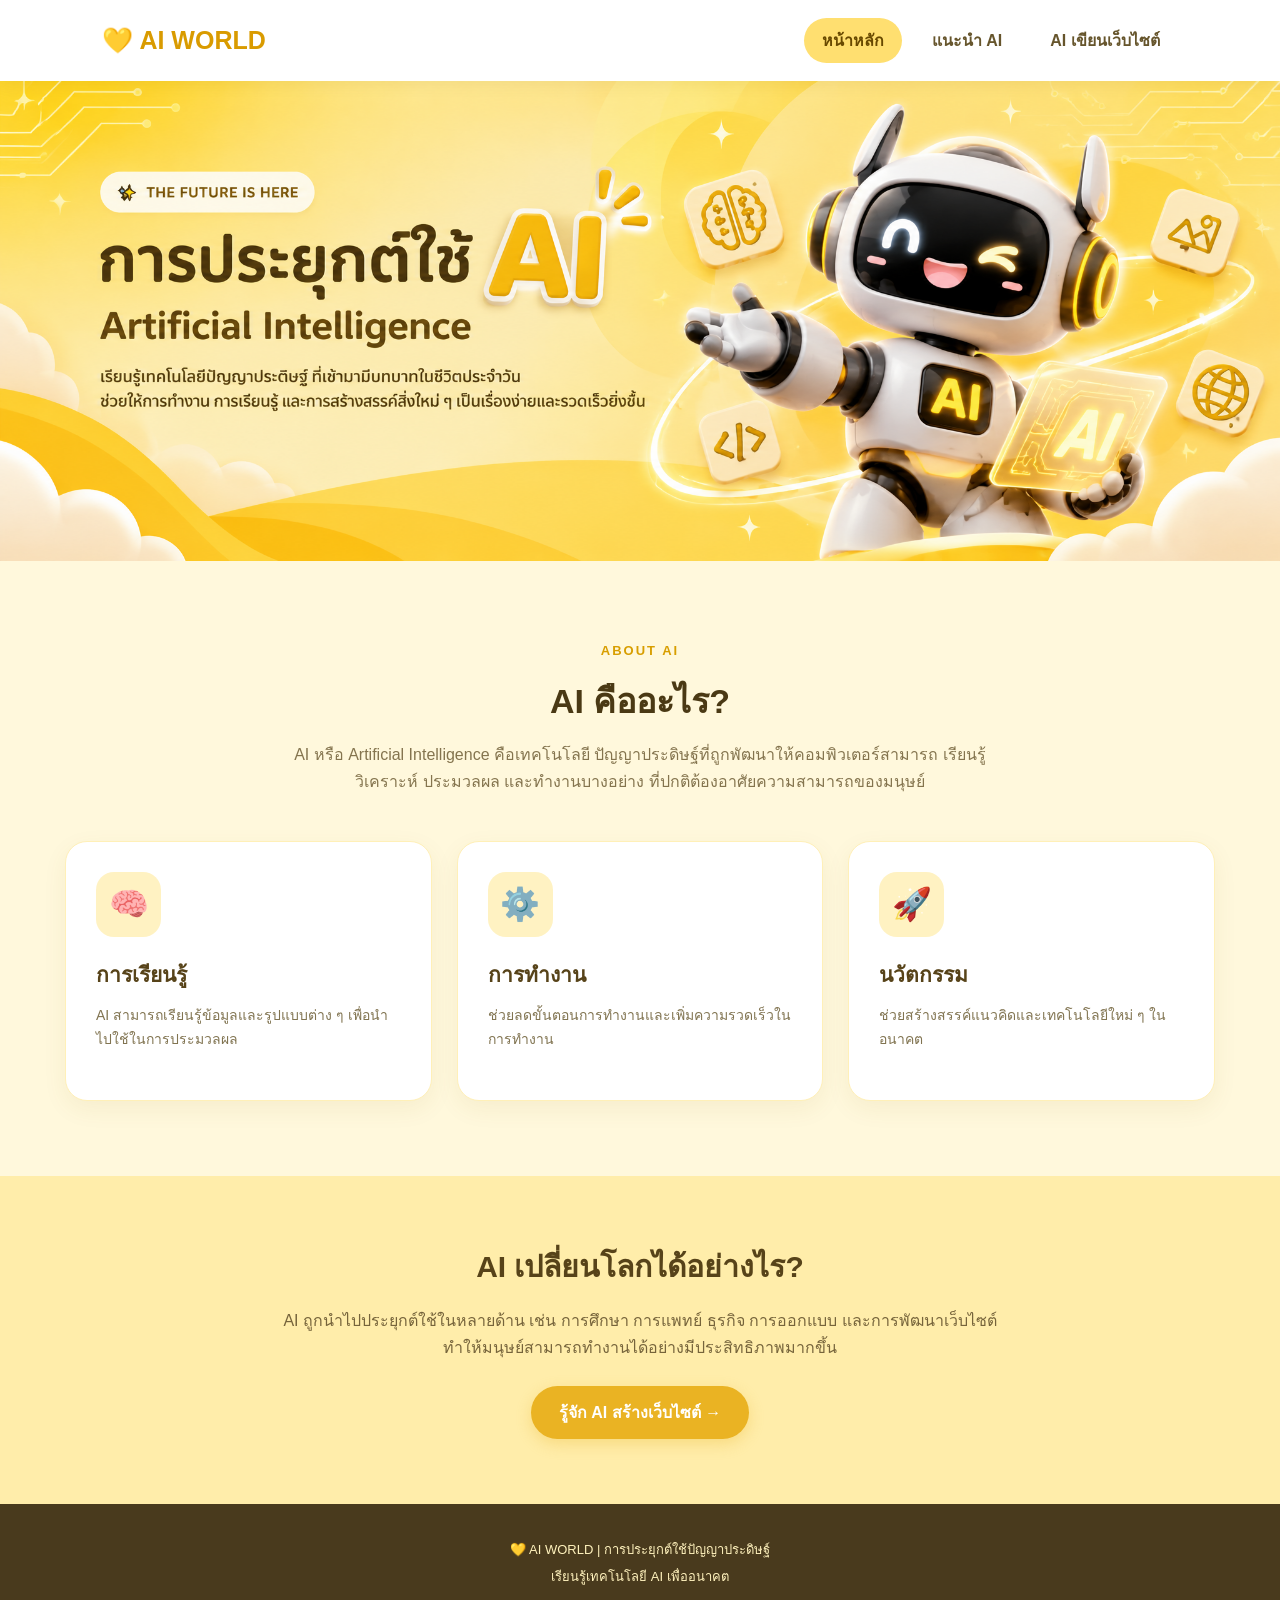
<file: index.html>
<!DOCTYPE html>
<html lang="th">
<head>
    <meta charset="UTF-8">
    <meta name="viewport" content="width=device-width, initial-scale=1.0">
    <title>การประยุกต์ใช้ AI | หน้าหลัก</title>
    <link rel="stylesheet" href="style.css">
</head>
<body>

<header class="navbar">
    <div class="logo">💛 AI WORLD</div>
    <nav>
        <a href="index.html" class="active">หน้าหลัก</a>
        <a href="recommend.html">แนะนำ AI</a>
        <a href="website-ai.html">AI เขียนเว็บไซต์</a>
    </nav>
</header>


<!-- AI HERO BANNER -->
<section class="hero-banner">
    <a href="recommend.html" class="banner-link">
        <img src="images/hero-ai.png"
             alt="การประยุกต์ใช้ AI"
             class="banner-image">
    </a>
</section>


<section class="container">
    <div class="section-title">
        <span>ABOUT AI</span>
        <h2>AI คืออะไร?</h2>
        <p>
            AI หรือ Artificial Intelligence คือเทคโนโลยี
            ปัญญาประดิษฐ์ที่ถูกพัฒนาให้คอมพิวเตอร์สามารถ
            เรียนรู้ วิเคราะห์ ประมวลผล และทำงานบางอย่าง
            ที่ปกติต้องอาศัยความสามารถของมนุษย์
        </p>
    </div>

    <div class="card-grid">
        <div class="info-card">
            <div class="icon">🧠</div>
            <h3>การเรียนรู้</h3>
            <p>AI สามารถเรียนรู้ข้อมูลและรูปแบบต่าง ๆ เพื่อนำไปใช้ในการประมวลผล</p>
        </div>

        <div class="info-card">
            <div class="icon">⚙️</div>
            <h3>การทำงาน</h3>
            <p>ช่วยลดขั้นตอนการทำงานและเพิ่มความรวดเร็วในการทำงาน</p>
        </div>

        <div class="info-card">
            <div class="icon">🚀</div>
            <h3>นวัตกรรม</h3>
            <p>ช่วยสร้างสรรค์แนวคิดและเทคโนโลยีใหม่ ๆ ในอนาคต</p>
        </div>
    </div>
</section>

<section class="highlight">
    <h2>AI เปลี่ยนโลกได้อย่างไร?</h2>
    <p>
        AI ถูกนำไปประยุกต์ใช้ในหลายด้าน เช่น การศึกษา
        การแพทย์ ธุรกิจ การออกแบบ และการพัฒนาเว็บไซต์
        ทำให้มนุษย์สามารถทำงานได้อย่างมีประสิทธิภาพมากขึ้น
    </p>
    <a href="website-ai.html" class="btn">รู้จัก AI สร้างเว็บไซต์ →</a>
</section>

<footer>
    <p>💛 AI WORLD | การประยุกต์ใช้ปัญญาประดิษฐ์</p>
    <p>เรียนรู้เทคโนโลยี AI เพื่ออนาคต</p>
</footer>

</body>
</html>
</file>
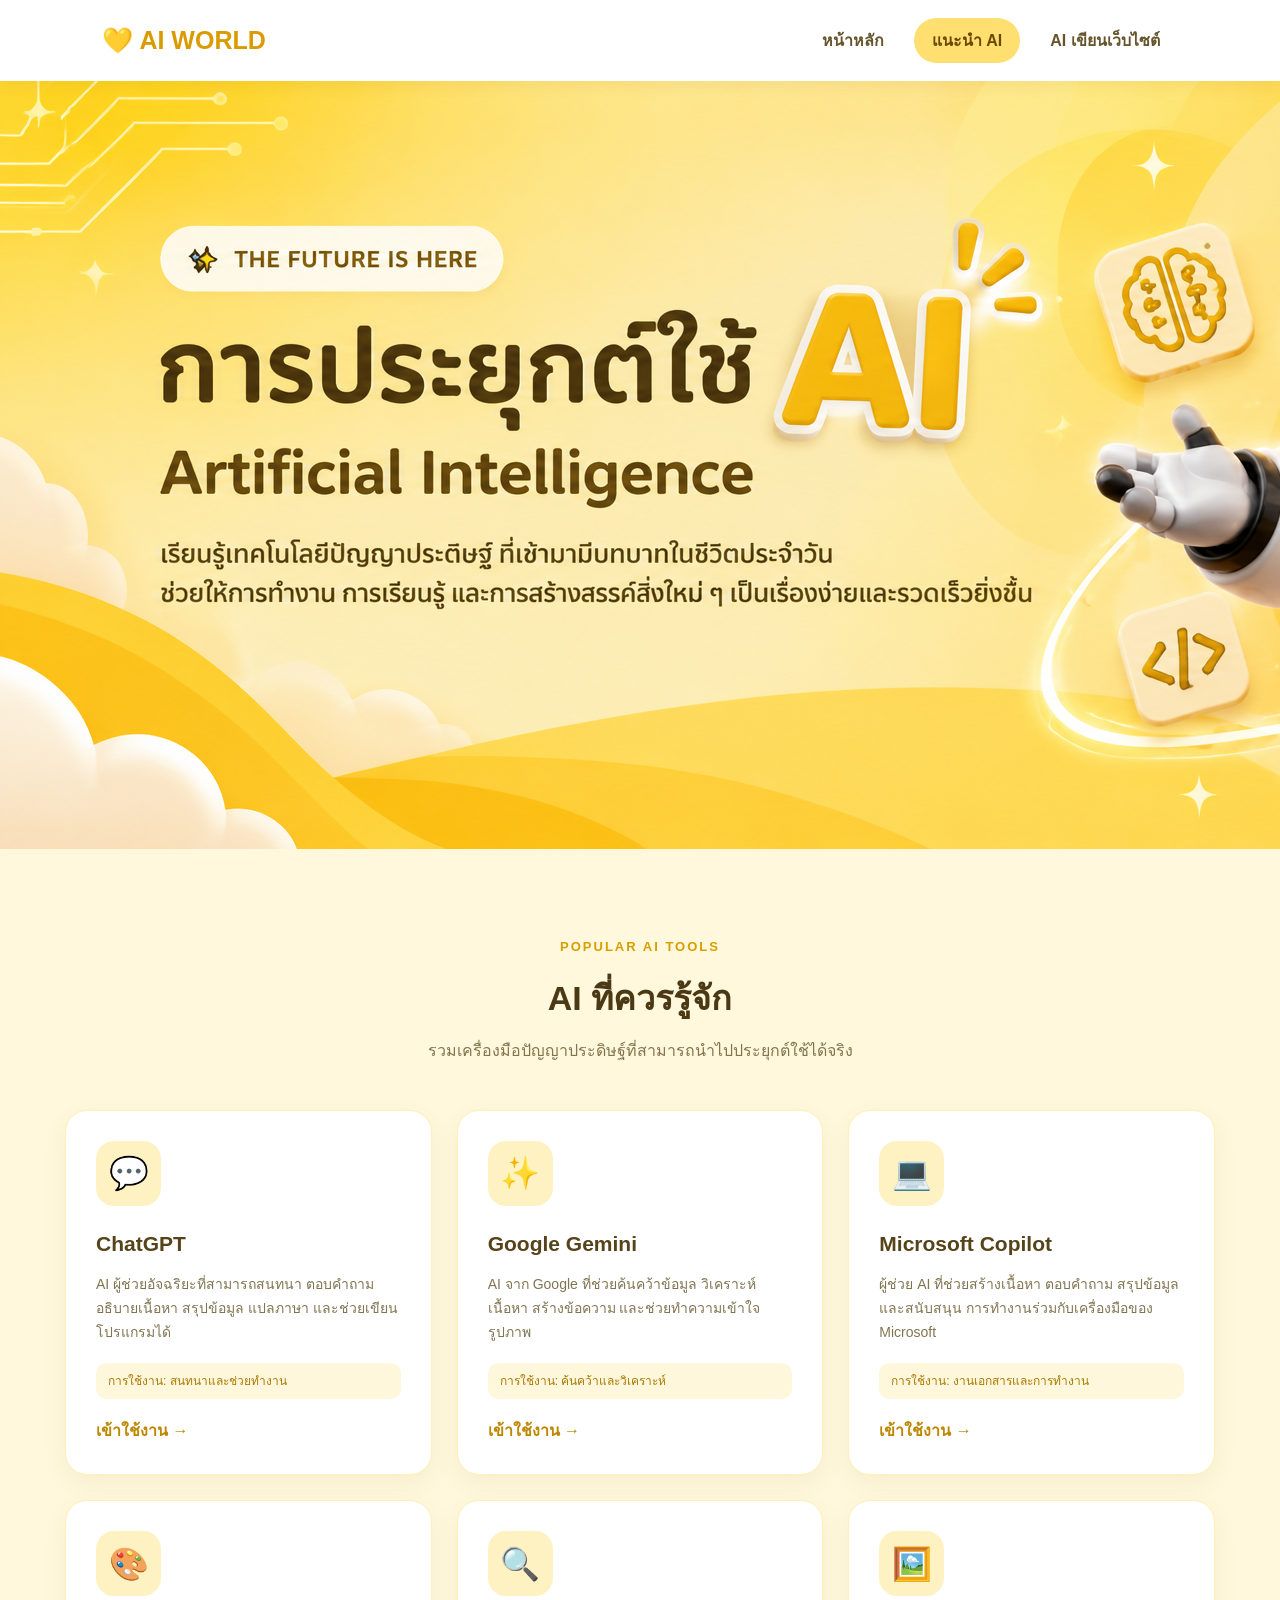
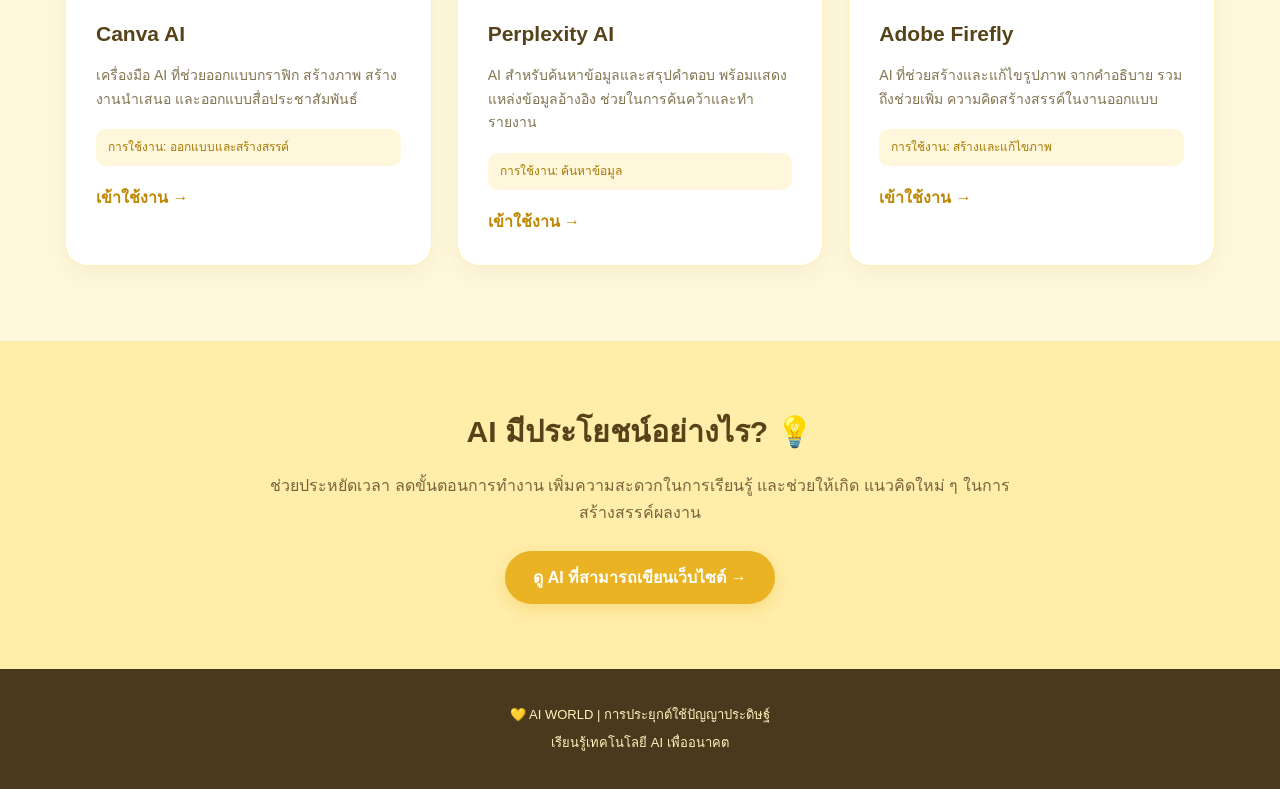
<file: recommend.html>
<!DOCTYPE html>
<html lang="th">
<head>
    <meta charset="UTF-8">
    <meta name="viewport" content="width=device-width, initial-scale=1.0">
    <title>แนะนำ AI | AI WORLD</title>
    <link rel="stylesheet" href="style.css">
</head>
<body>

<header class="navbar">
    <div class="logo">💛 AI WORLD</div>
    <nav>
        <a href="index.html">หน้าหลัก</a>
        <a href="recommend.html" class="active">แนะนำ AI</a>
        <a href="website-ai.html">AI เขียนเว็บไซต์</a>
    </nav>
</header>
<section class="main-banner">
    <img src="images/hero-ai.png"
         alt="การประยุกต์ใช้ AI">
</section>
<section class="container">
    <div class="section-title">
        <span>POPULAR AI TOOLS</span>
        <h2>AI ที่ควรรู้จัก</h2>
        <p>รวมเครื่องมือปัญญาประดิษฐ์ที่สามารถนำไปประยุกต์ใช้ได้จริง</p>
    </div>

    <div class="card-grid">

        <div class="ai-card">
            <div class="icon">💬</div>
            <h3>ChatGPT</h3>
            <p>
                AI ผู้ช่วยอัจฉริยะที่สามารถสนทนา ตอบคำถาม
                อธิบายเนื้อหา สรุปข้อมูล แปลภาษา
                และช่วยเขียนโปรแกรมได้
            </p>
            <div class="ai-label">การใช้งาน: สนทนาและช่วยทำงาน</div>
            <a href="https://chatgpt.com/" target="_blank" class="card-link">เข้าใช้งาน →</a>
        </div>

        <div class="ai-card">
            <div class="icon">✨</div>
            <h3>Google Gemini</h3>
            <p>
                AI จาก Google ที่ช่วยค้นคว้าข้อมูล
                วิเคราะห์เนื้อหา สร้างข้อความ
                และช่วยทำความเข้าใจรูปภาพ
            </p>
            <div class="ai-label">การใช้งาน: ค้นคว้าและวิเคราะห์</div>
            <a href="https://gemini.google.com/" target="_blank" class="card-link">เข้าใช้งาน →</a>
        </div>

        <div class="ai-card">
            <div class="icon">💻</div>
            <h3>Microsoft Copilot</h3>
            <p>
                ผู้ช่วย AI ที่ช่วยสร้างเนื้อหา
                ตอบคำถาม สรุปข้อมูล และสนับสนุน
                การทำงานร่วมกับเครื่องมือของ Microsoft
            </p>
            <div class="ai-label">การใช้งาน: งานเอกสารและการทำงาน</div>
            <a href="https://copilot.microsoft.com/" target="_blank" class="card-link">เข้าใช้งาน →</a>
        </div>

        <div class="ai-card">
            <div class="icon">🎨</div>
            <h3>Canva AI</h3>
            <p>
                เครื่องมือ AI ที่ช่วยออกแบบกราฟิก
                สร้างภาพ สร้างงานนำเสนอ
                และออกแบบสื่อประชาสัมพันธ์
            </p>
            <div class="ai-label">การใช้งาน: ออกแบบและสร้างสรรค์</div>
            <a href="https://www.canva.com/" target="_blank" class="card-link">เข้าใช้งาน →</a>
        </div>

        <div class="ai-card">
            <div class="icon">🔍</div>
            <h3>Perplexity AI</h3>
            <p>
                AI สำหรับค้นหาข้อมูลและสรุปคำตอบ
                พร้อมแสดงแหล่งข้อมูลอ้างอิง
                ช่วยในการค้นคว้าและทำรายงาน
            </p>
            <div class="ai-label">การใช้งาน: ค้นหาข้อมูล</div>
            <a href="https://www.perplexity.ai/" target="_blank" class="card-link">เข้าใช้งาน →</a>
        </div>

        <div class="ai-card">
            <div class="icon">🖼️</div>
            <h3>Adobe Firefly</h3>
            <p>
                AI ที่ช่วยสร้างและแก้ไขรูปภาพ
                จากคำอธิบาย รวมถึงช่วยเพิ่ม
                ความคิดสร้างสรรค์ในงานออกแบบ
            </p>
            <div class="ai-label">การใช้งาน: สร้างและแก้ไขภาพ</div>
            <a href="https://firefly.adobe.com/" target="_blank" class="card-link">เข้าใช้งาน →</a>
        </div>

    </div>
</section>

<section class="highlight">
    <h2>AI มีประโยชน์อย่างไร? 💡</h2>
    <p>
        ช่วยประหยัดเวลา ลดขั้นตอนการทำงาน
        เพิ่มความสะดวกในการเรียนรู้ และช่วยให้เกิด
        แนวคิดใหม่ ๆ ในการสร้างสรรค์ผลงาน
    </p>
    <a href="website-ai.html" class="btn">ดู AI ที่สามารถเขียนเว็บไซต์ →</a>
</section>

<footer>
    <p>💛 AI WORLD | การประยุกต์ใช้ปัญญาประดิษฐ์</p>
    <p>เรียนรู้เทคโนโลยี AI เพื่ออนาคต</p>
</footer>

</body>
</html>
</file>
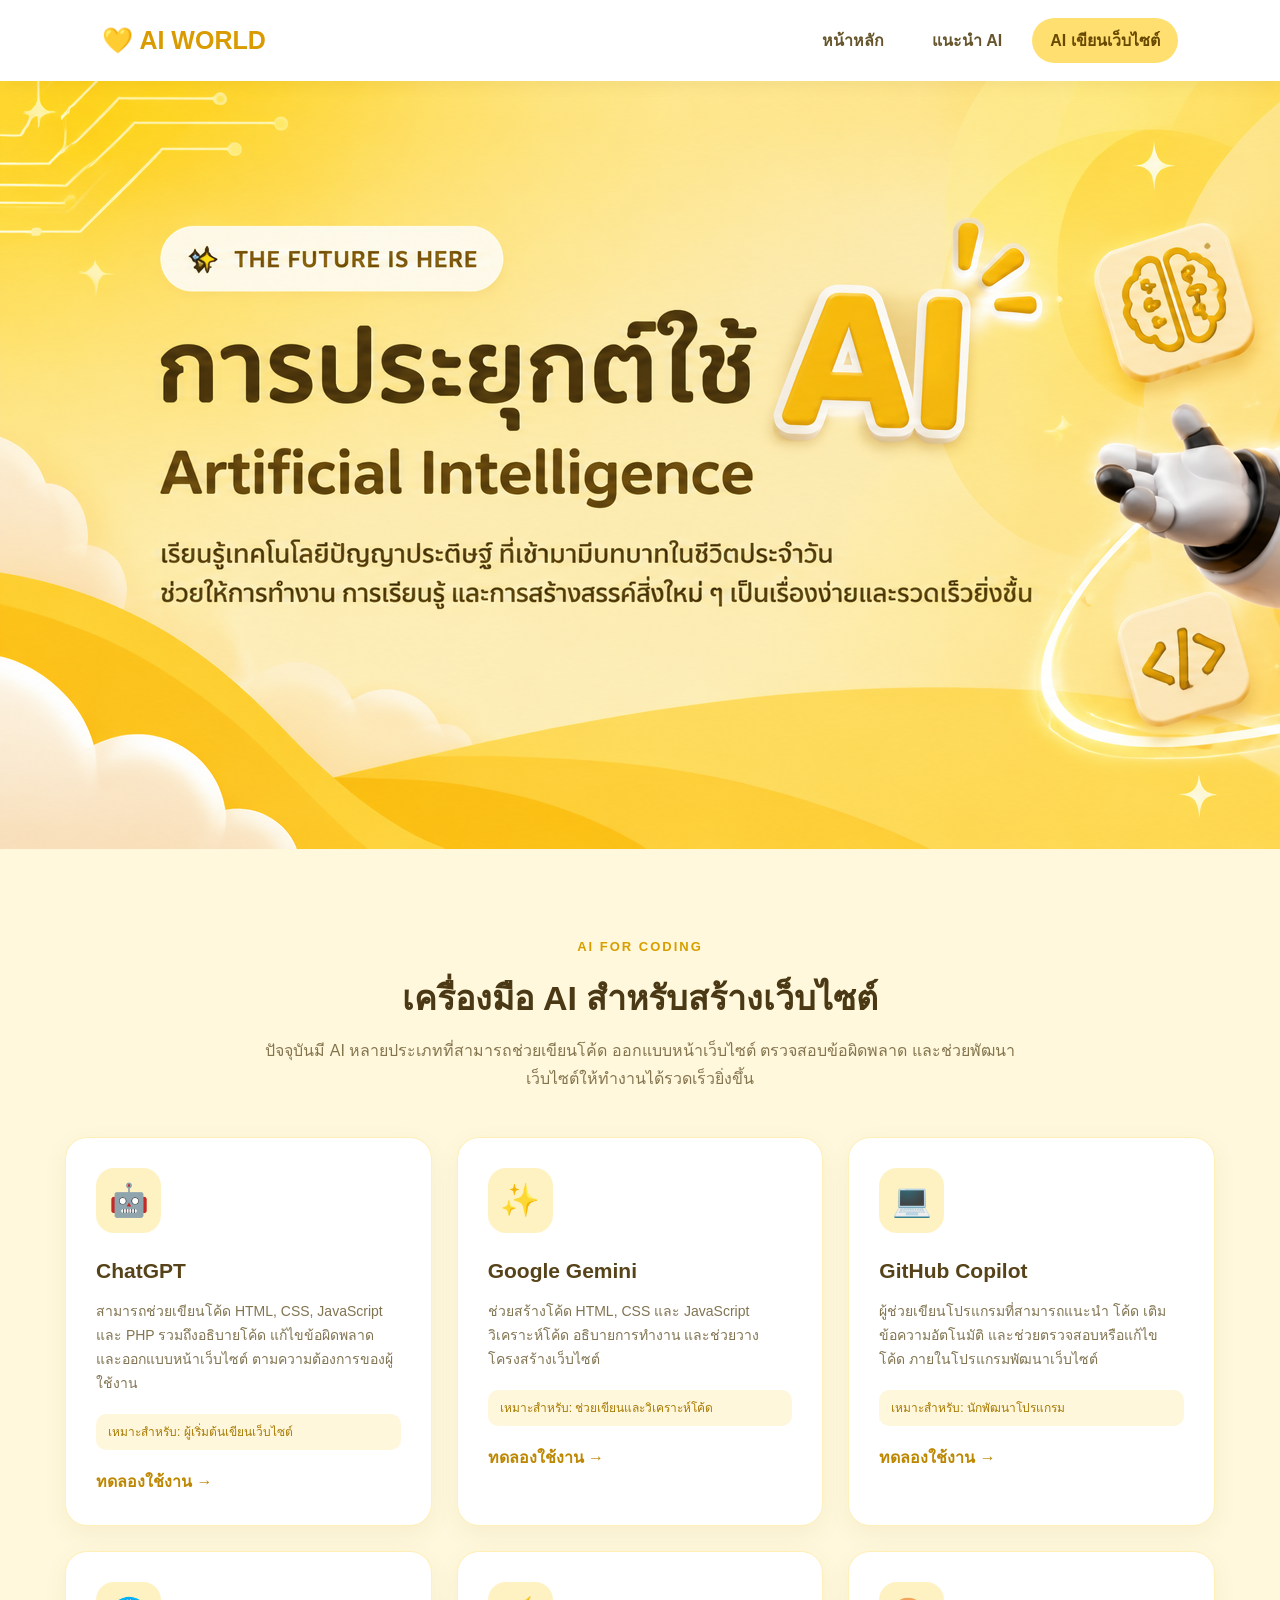
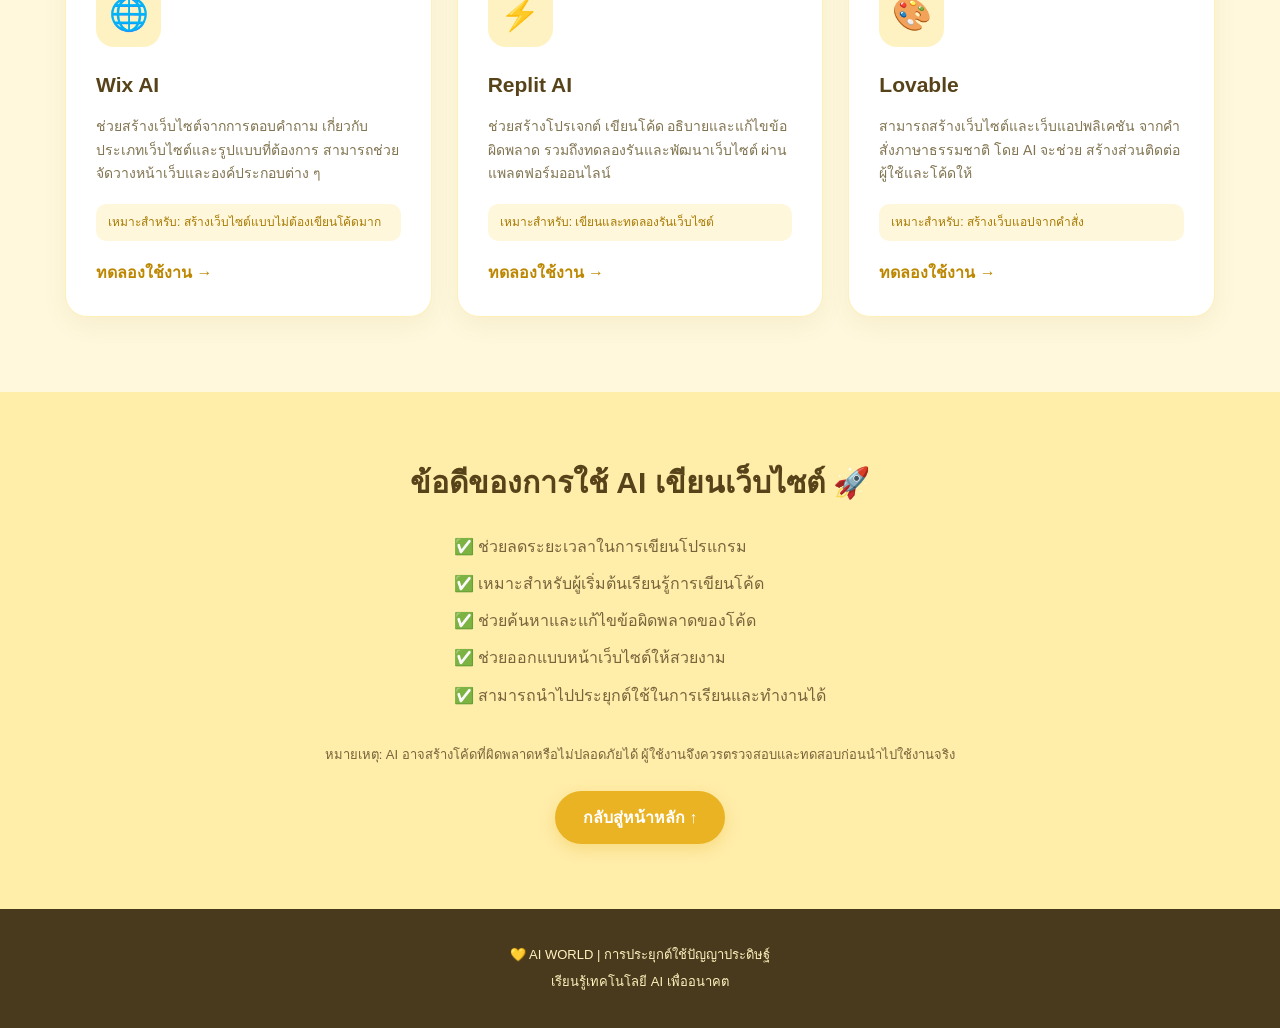
<file: website-ai.html>
<!DOCTYPE html>
<html lang="th">
<head>
    <meta charset="UTF-8">
    <meta name="viewport" content="width=device-width, initial-scale=1.0">
    <title>AI เขียนเว็บไซต์ | AI WORLD</title>
    <link rel="stylesheet" href="style.css">
</head>
<body>

<header class="navbar">
    <div class="logo">💛 AI WORLD</div>
    <nav>
        <a href="index.html">หน้าหลัก</a>
        <a href="recommend.html">แนะนำ AI</a>
        <a href="website-ai.html" class="active">AI เขียนเว็บไซต์</a>
    </nav>
</header>
<section class="main-banner">
    <img src="images/hero-ai.png"
         alt="การประยุกต์ใช้ AI">
</section>
<section class="container">
    <div class="section-title">
        <span>AI FOR CODING</span>
        <h2>เครื่องมือ AI สำหรับสร้างเว็บไซต์</h2>
        <p>
            ปัจจุบันมี AI หลายประเภทที่สามารถช่วยเขียนโค้ด
            ออกแบบหน้าเว็บไซต์ ตรวจสอบข้อผิดพลาด
            และช่วยพัฒนาเว็บไซต์ให้ทำงานได้รวดเร็วยิ่งขึ้น
        </p>
    </div>

    <div class="card-grid">

        <div class="ai-card">
            <div class="icon">🤖</div>
            <h3>ChatGPT</h3>
            <p>
                สามารถช่วยเขียนโค้ด HTML, CSS,
                JavaScript และ PHP รวมถึงอธิบายโค้ด
                แก้ไขข้อผิดพลาด และออกแบบหน้าเว็บไซต์
                ตามความต้องการของผู้ใช้งาน
            </p>
            <div class="ai-label">เหมาะสำหรับ: ผู้เริ่มต้นเขียนเว็บไซต์</div>
            <a href="https://chatgpt.com/" target="_blank" class="card-link">ทดลองใช้งาน →</a>
        </div>

        <div class="ai-card">
            <div class="icon">✨</div>
            <h3>Google Gemini</h3>
            <p>
                ช่วยสร้างโค้ด HTML, CSS และ JavaScript
                วิเคราะห์โค้ด อธิบายการทำงาน
                และช่วยวางโครงสร้างเว็บไซต์
            </p>
            <div class="ai-label">เหมาะสำหรับ: ช่วยเขียนและวิเคราะห์โค้ด</div>
            <a href="https://gemini.google.com/" target="_blank" class="card-link">ทดลองใช้งาน →</a>
        </div>

        <div class="ai-card">
            <div class="icon">💻</div>
            <h3>GitHub Copilot</h3>
            <p>
                ผู้ช่วยเขียนโปรแกรมที่สามารถแนะนำ
                โค้ด เติมข้อความอัตโนมัติ
                และช่วยตรวจสอบหรือแก้ไขโค้ด
                ภายในโปรแกรมพัฒนาเว็บไซต์
            </p>
            <div class="ai-label">เหมาะสำหรับ: นักพัฒนาโปรแกรม</div>
            <a href="https://github.com/features/copilot" target="_blank" class="card-link">ทดลองใช้งาน →</a>
        </div>

        <div class="ai-card">
            <div class="icon">🌐</div>
            <h3>Wix AI</h3>
            <p>
                ช่วยสร้างเว็บไซต์จากการตอบคำถาม
                เกี่ยวกับประเภทเว็บไซต์และรูปแบบที่ต้องการ
                สามารถช่วยจัดวางหน้าเว็บและองค์ประกอบต่าง ๆ
            </p>
            <div class="ai-label">เหมาะสำหรับ: สร้างเว็บไซต์แบบไม่ต้องเขียนโค้ดมาก</div>
            <a href="https://www.wix.com/" target="_blank" class="card-link">ทดลองใช้งาน →</a>
        </div>

        <div class="ai-card">
            <div class="icon">⚡</div>
            <h3>Replit AI</h3>
            <p>
                ช่วยสร้างโปรเจกต์ เขียนโค้ด
                อธิบายและแก้ไขข้อผิดพลาด
                รวมถึงทดลองรันและพัฒนาเว็บไซต์
                ผ่านแพลตฟอร์มออนไลน์
            </p>
            <div class="ai-label">เหมาะสำหรับ: เขียนและทดลองรันเว็บไซต์</div>
            <a href="https://replit.com/" target="_blank" class="card-link">ทดลองใช้งาน →</a>
        </div>

        <div class="ai-card">
            <div class="icon">🎨</div>
            <h3>Lovable</h3>
            <p>
                สามารถสร้างเว็บไซต์และเว็บแอปพลิเคชัน
                จากคำสั่งภาษาธรรมชาติ โดย AI จะช่วย
                สร้างส่วนติดต่อผู้ใช้และโค้ดให้
            </p>
            <div class="ai-label">เหมาะสำหรับ: สร้างเว็บแอปจากคำสั่ง</div>
            <a href="https://lovable.dev/" target="_blank" class="card-link">ทดลองใช้งาน →</a>
        </div>

    </div>
</section>

<section class="highlight">
    <h2>ข้อดีของการใช้ AI เขียนเว็บไซต์ 🚀</h2>
    <div class="benefit-list">
        <p>✅ ช่วยลดระยะเวลาในการเขียนโปรแกรม</p>
        <p>✅ เหมาะสำหรับผู้เริ่มต้นเรียนรู้การเขียนโค้ด</p>
        <p>✅ ช่วยค้นหาและแก้ไขข้อผิดพลาดของโค้ด</p>
        <p>✅ ช่วยออกแบบหน้าเว็บไซต์ให้สวยงาม</p>
        <p>✅ สามารถนำไปประยุกต์ใช้ในการเรียนและทำงานได้</p>
    </div>
    <p class="note">
        หมายเหตุ: AI อาจสร้างโค้ดที่ผิดพลาดหรือไม่ปลอดภัยได้
        ผู้ใช้งานจึงควรตรวจสอบและทดสอบก่อนนำไปใช้งานจริง
    </p>
    <a href="index.html" class="btn">กลับสู่หน้าหลัก ↑</a>
</section>

<footer>
    <p>💛 AI WORLD | การประยุกต์ใช้ปัญญาประดิษฐ์</p>
    <p>เรียนรู้เทคโนโลยี AI เพื่ออนาคต</p>
</footer>

</body>
</html>
</file>
<file: style.css>
/* =========================
   AI WORLD - YELLOW THEME
========================= */

* {
    margin: 0;
    padding: 0;
    box-sizing: border-box;
    font-family: 'Segoe UI', Tahoma, sans-serif;
}

html {
    scroll-behavior: smooth;
}

body {
    background: #fff8dc;
    color: #4a3b18;
    line-height: 1.7;
}

/* NAVIGATION */

.navbar {
    width: 100%;
    padding: 18px 8%;
    background: #ffffff;
    display: flex;
    justify-content: space-between;
    align-items: center;
    box-shadow: 0 3px 15px rgba(100, 75, 0, 0.08);
    position: sticky;
    top: 0;
    z-index: 100;
}

.logo {
    font-size: 25px;
    font-weight: 800;
    color: #d99b00;
}

nav {
    display: flex;
    gap: 12px;
}

nav a {
    text-decoration: none;
    color: #66552c;
    font-weight: 600;
    padding: 9px 18px;
    border-radius: 25px;
    transition: 0.3s;
}

nav a:hover,
nav a.active {
    background: #ffdf70;
    color: #684900;
}

/* HOME HERO */

.hero {
    min-height: 520px;
    padding: 80px 10%;
    display: flex;
    align-items: center;
    justify-content: space-between;
    gap: 40px;
    background: linear-gradient(135deg, #ffe68a, #fff5c7, #fffaf0);
}

.hero-content {
    max-width: 580px;
}

.tag {
    display: inline-block;
    background: #fff;
    color: #c28b00;
    padding: 7px 18px;
    border-radius: 30px;
    font-size: 12px;
    font-weight: bold;
    letter-spacing: 1px;
}

.hero h1 {
    font-size: 55px;
    font-weight: 800;
    line-height: 1.3;
    margin-top: 20px;
    color: #493812;
}

.hero h1 span {
    color: #e9a900;
}

.hero h2 {
    color: #987321;
    font-size: 23px;
    margin-bottom: 15px;
}

.hero p {
    color: #766642;
    margin-bottom: 28px;
    font-size: 16px;
}

.hero-image {
    width: 330px;
    height: 330px;
    background: #ffdf70;
    border-radius: 50%;
    display: flex;
    justify-content: center;
    align-items: center;
    position: relative;
    flex-shrink: 0;
    box-shadow: 0 15px 40px rgba(198, 145, 0, 0.2);
}

.ai-circle {
    font-size: 140px;
}

.floating-card {
    position: absolute;
    background: white;
    padding: 12px 18px;
    border-radius: 15px;
    top: 45px;
    right: -35px;
    box-shadow: 0 5px 20px #b99d4640;
    font-weight: bold;
    font-size: 13px;
}

.card-two {
    top: auto;
    bottom: 45px;
    right: auto;
    left: -45px;
}

/* PAGE BANNER */

.page-banner {
    text-align: center;
    padding: 75px 20px;
    background: linear-gradient(135deg, #ffe68a, #fff2bd);
}

.page-banner h1 {
    font-size: 38px;
    color: #513e12;
    margin: 15px 0;
}

.page-banner p {
    color: #806d40;
}

/* CONTAINER */

.container {
    max-width: 1200px;
    margin: auto;
    padding: 75px 25px;
}

.section-title {
    text-align: center;
    max-width: 750px;
    margin: 0 auto 45px;
}

.section-title span {
    color: #d89e00;
    font-weight: bold;
    font-size: 13px;
    letter-spacing: 2px;
}

.section-title h2 {
    font-size: 34px;
    color: #4a3914;
    margin: 10px 0;
}

.section-title p {
    color: #84744e;
}

/* CARD GRID */

.card-grid {
    display: grid;
    grid-template-columns: repeat(3, 1fr);
    gap: 25px;
}

.info-card,
.ai-card {
    background: #ffffff;
    border-radius: 22px;
    padding: 30px;
    box-shadow: 0 8px 25px rgba(126, 96, 0, 0.07);
    border: 1px solid #fff0b8;
    transition: 0.3s;
}

.info-card:hover,
.ai-card:hover {
    transform: translateY(-8px);
    box-shadow: 0 15px 30px rgba(179, 133, 0, 0.15);
}

.icon {
    width: 65px;
    height: 65px;
    background: #fff2c2;
    border-radius: 18px;
    display: flex;
    justify-content: center;
    align-items: center;
    font-size: 32px;
    margin-bottom: 20px;
}

.info-card h3,
.ai-card h3 {
    font-size: 21px;
    color: #574319;
    margin-bottom: 12px;
}

.info-card p,
.ai-card p {
    color: #817451;
    font-size: 14px;
    margin-bottom: 18px;
}

/* AI CARD */

.ai-label {
    background: #fff7dc;
    color: #a77a00;
    font-size: 12px;
    padding: 8px 12px;
    border-radius: 10px;
    margin-bottom: 18px;
}

.card-link {
    display: inline-block;
    color: #bd8700;
    text-decoration: none;
    font-weight: bold;
    transition: 0.3s;
}

.card-link:hover {
    color: #765000;
    transform: translateX(5px);
}

/* BUTTON */

.btn {
    display: inline-block;
    background: #eab323;
    color: #ffffff;
    text-decoration: none;
    padding: 13px 28px;
    border-radius: 30px;
    font-weight: bold;
    box-shadow: 0 5px 15px #e9b32350;
    transition: 0.3s;
}

.btn:hover {
    background: #d49a08;
    transform: translateY(-3px);
}

/* HIGHLIGHT SECTION */

.highlight {
    text-align: center;
    padding: 65px 10%;
    background: #ffedaa;
}

.highlight h2 {
    color: #574319;
    font-size: 30px;
    margin-bottom: 15px;
}

.highlight p {
    color: #76643b;
    max-width: 750px;
    margin: 0 auto 25px;
}

.benefit-list {
    text-align: left;
    display: inline-block;
    margin: 10px auto 25px;
}

.benefit-list p {
    margin-bottom: 10px;
}

.note {
    font-size: 13px;
}

/* FOOTER */

footer {
    background: #493a1d;
    color: #fff2bd;
    text-align: center;
    padding: 30px 15px;
    font-size: 13px;
}

footer p {
    margin: 5px;
}

/* RESPONSIVE MOBILE */

@media (max-width: 850px) {

    .hero {
        flex-direction: column;
        text-align: center;
        padding: 60px 25px;
    }

    .hero h1 {
        font-size: 40px;
    }

    .hero-image {
        width: 250px;
        height: 250px;
        margin-top: 20px;
    }

    .ai-circle {
        font-size: 100px;
    }

    .card-grid {
        grid-template-columns: repeat(2, 1fr);
    }

    .navbar {
        flex-direction: column;
        gap: 15px;
    }

    nav {
        flex-wrap: wrap;
        justify-content: center;
    }
}

@media (max-width: 550px) {

    .card-grid {
        grid-template-columns: 1fr;
    }

    .page-banner h1 {
        font-size: 27px;
    }

    .section-title h2 {
        font-size: 27px;
    }

    .navbar {
        padding: 15px 10px;
    }

    nav a {
        padding: 8px 10px;
        font-size: 13px;
    }

    .hero h1 {
        font-size: 34px;
    }

    .floating-card {
        right: -20px;
        font-size: 10px;
    }

    .card-two {
        left: -20px;
    }
}

/* รูปหุ่นยนต์ AI แบบคลิกได้ */

.robot-link {
    display: block;
    width: 350px;
    height: 350px;
    border-radius: 50%;
    overflow: hidden;
    cursor: pointer;
    transition: 0.3s;
    box-shadow: 0 10px 30px rgba(200, 155, 0, 0.15);
}

.robot-image {
    width: 100%;
    height: 100%;
    object-fit: cover;
    display: block;
    transition: 0.3s;
}

.robot-link:hover {
    transform: scale(1.05);
    box-shadow: 0 15px 35px rgba(200, 155, 0, 0.3);
}

.robot-link:hover .robot-image {
    transform: scale(1.05);
}

/* AI FULL WIDTH BANNER */

.hero-banner {
    width: 100%;
    background: #fff1bd;
    overflow: hidden;
    padding: 0;
    margin: 0;
}

.banner-link {
    display: block;
    width: 100%;
    cursor: pointer;
    line-height: 0;
}

.banner-image {
    display: block;
    width: 100%;
    height: auto;
    object-fit: contain;
    transition: 0.3s;
}

.banner-link:hover .banner-image {
    filter: brightness(1.03);
}


@media (max-width: 600px) {
    .banner-image {
        width: 100%;
        height: auto;
    }
}
</file>
